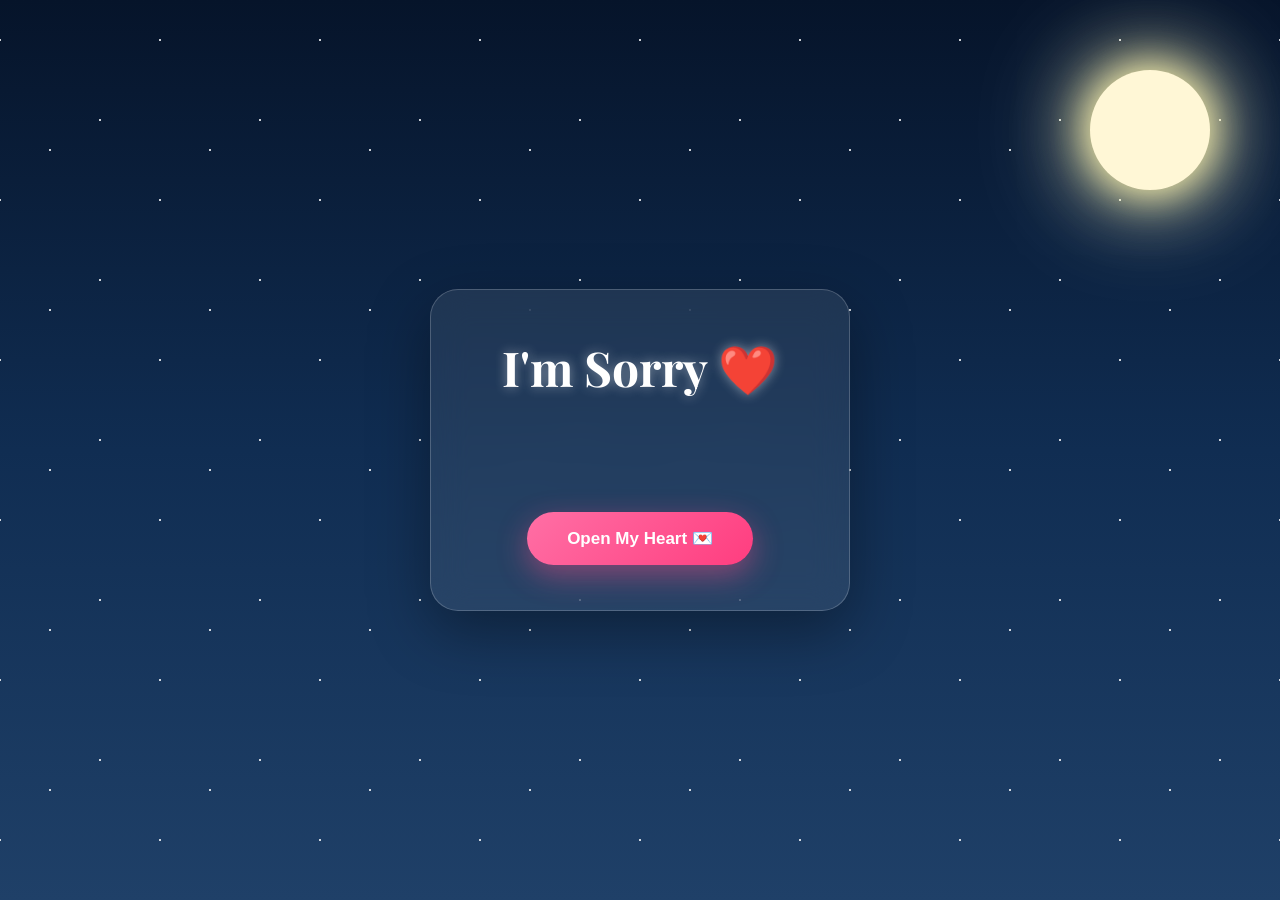
<file: index.html>
<!DOCTYPE html>
<html lang="en">

<head>
<meta charset="UTF-8">
<meta name="viewport" content="width=device-width, initial-scale=1.0">

<title>I'm Sorry ❤️</title>

<link rel="stylesheet" href="style.css">

<link rel="preconnect" href="https://fonts.googleapis.com">
<link href="https://fonts.googleapis.com/css2?family=Poppins:wght@300;400;600&family=Playfair+Display:wght@700&display=swap" rel="stylesheet">
</head>

<body>

<div id="intro">

<div class="stars"></div>

<div class="moon"></div>

<div class="intro-content">

<h1>I'm Sorry ❤️</h1>

<p id="typing"></p>

<button id="beginBtn">
Open My Heart 💌
</button>

</div>

</div>

<script src="script.js"></script>

</body>

</html>
</file>
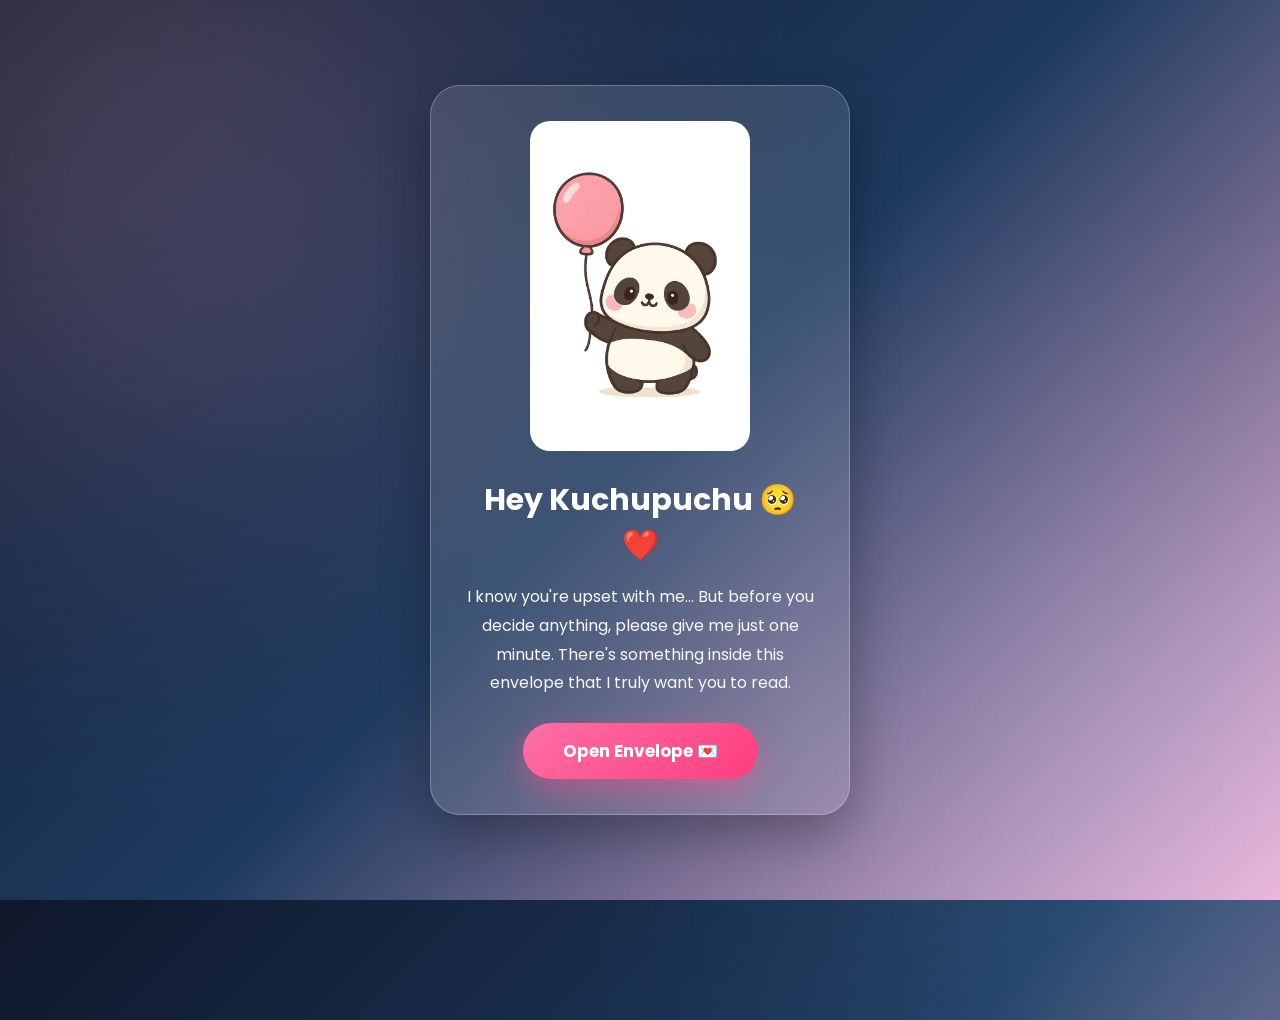
<file: envelope.html>
<!DOCTYPE html>
<html lang="en">
<head>
<meta charset="UTF-8">
<meta name="viewport" content="width=device-width, initial-scale=1.0">
<title>Panda ❤️</title>

<link rel="stylesheet" href="envelope.css">

<link href="https://fonts.googleapis.com/css2?family=Poppins:wght@300;500;700&display=swap" rel="stylesheet">

</head>

<body>

<div class="container">

<div class="card">

<img src="panda.jpg" class="panda">

<h1>Hey Kuchupuchu 🥺❤️</h1>

<p>

I know you're upset with me...

But before you decide anything,

please give me just one minute.

There's something inside this envelope

that I truly want you to read.

</p>

<button onclick="openEnvelope()">

Open Envelope 💌

</button>

</div>

</div>

<script>

function openEnvelope(){

window.location.href="letter.html";

}

</script>

</body>

</html>
</file>
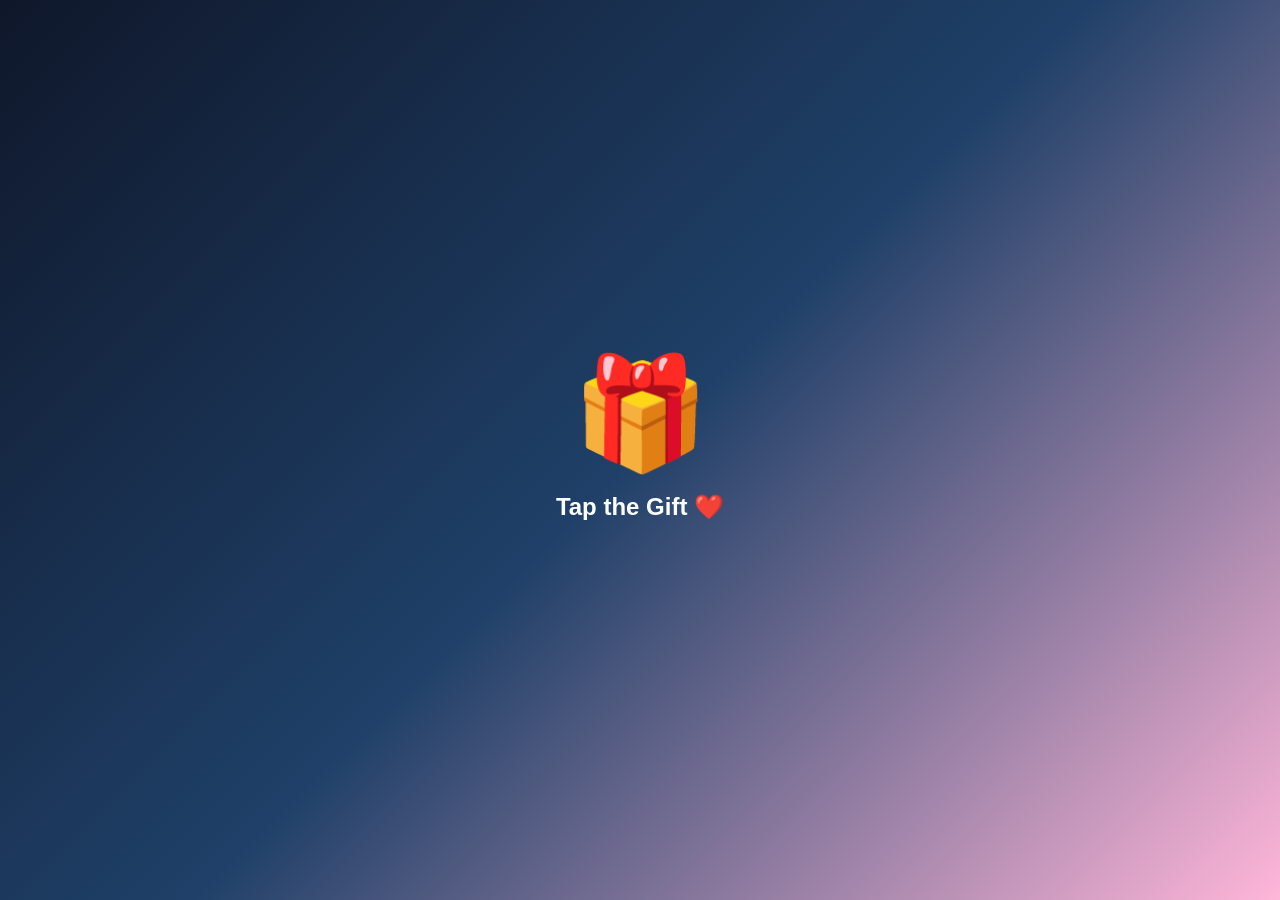
<file: gift.html>
<!DOCTYPE html>
<html lang="en">
<head>

<meta charset="UTF-8">
<meta name="viewport" content="width=device-width, initial-scale=1.0">

<title>For My Kuchupuchu ❤️</title>

<link rel="stylesheet" href="gift.css">

</head>

<body>

<div class="container">

<div class="gift" onclick="openGift()">

🎁

</div>

<h2>Tap the Gift ❤️</h2>

<p id="message"></p>

<button id="restart" onclick="restart()">

Replay 🔄

</button>

</div>

<script>

function openGift(){

document.querySelector(".gift").innerHTML="💖";

document.getElementById("message").innerHTML=

`Thank you for reading my letter ❤️<br><br>

Whether you forgive me today,

tomorrow,

or later...

I'll always respect your feelings.<br><br>

From Your Panda 🐼❤️`;

document.getElementById("restart").style.display="inline-block";

createConfetti();

}

function restart(){

location.href="index.html";

}

function createConfetti(){

for(let i=0;i<80;i++){

let c=document.createElement("div");

c.className="confetti";

c.style.left=Math.random()*100+"vw";

c.style.animationDuration=(2+Math.random()*3)+"s";

c.style.background=

["#ff4d6d","#ffd166","#ffffff","#ff9ec4","#7dd3fc"][Math.floor(Math.random()*5)];

document.body.appendChild(c);

setTimeout(()=>c.remove(),5000);

}

}

</script>

</body>

</html>
</file>
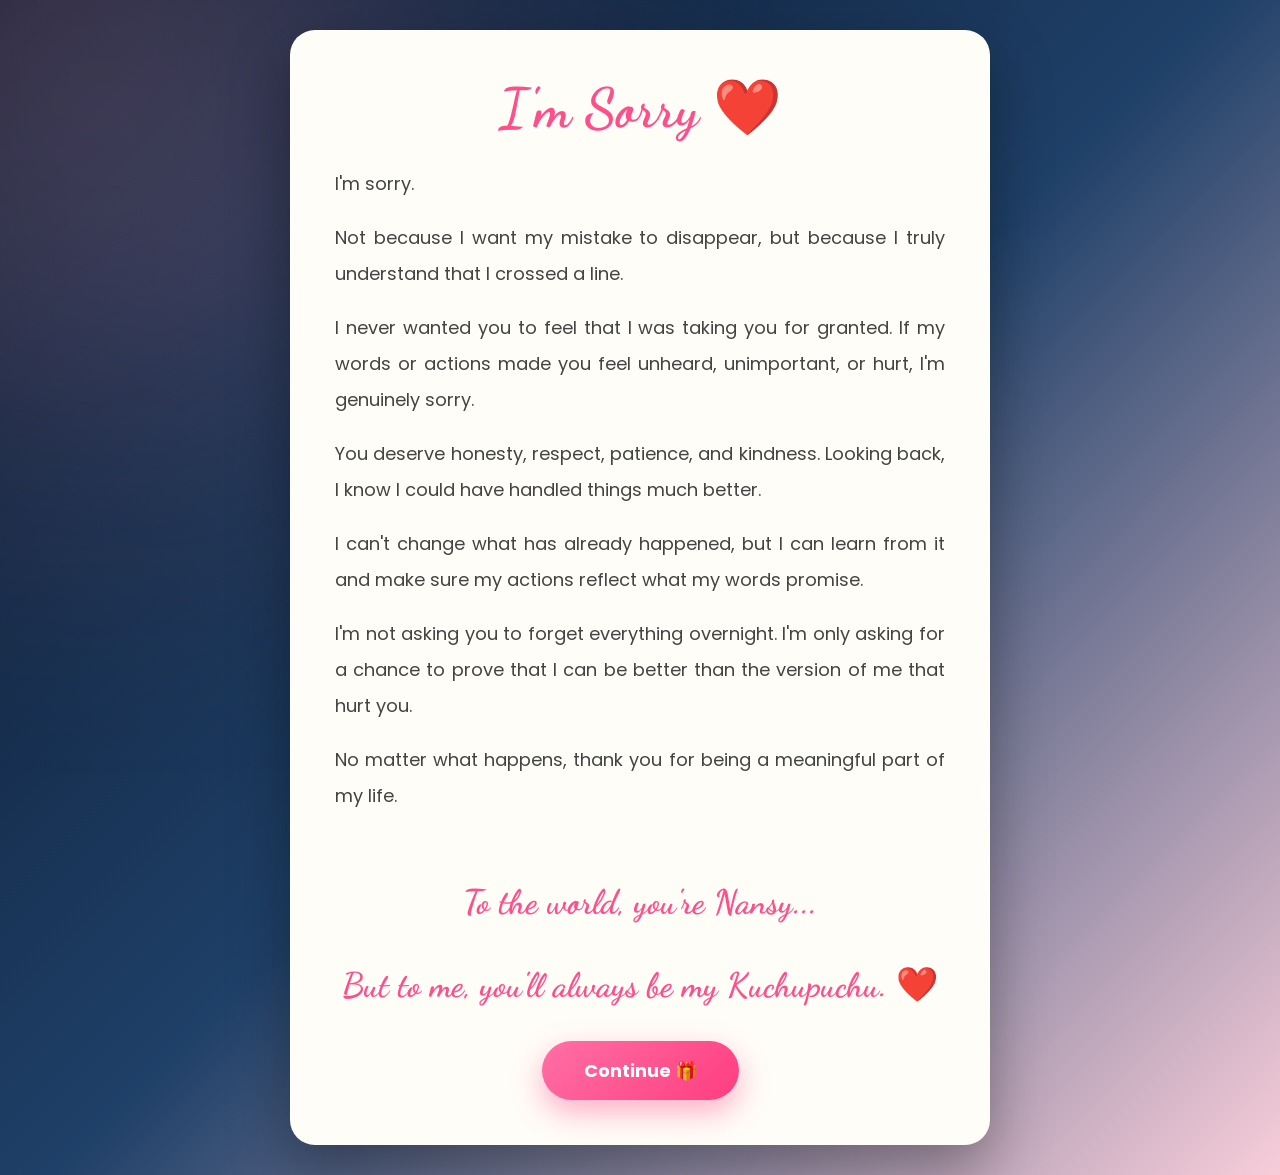
<file: letter.html>
<!DOCTYPE html>
<html lang="en">

<head>

<meta charset="UTF-8">
<meta name="viewport" content="width=device-width, initial-scale=1.0">

<title>I'm Sorry ❤️</title>

<link rel="stylesheet" href="letter.css">

<link href="https://fonts.googleapis.com/css2?family=Dancing+Script:wght@700&family=Poppins:wght@300;400;500&display=swap" rel="stylesheet">

</head>

<body>

<div class="paper">

<h1>I'm Sorry ❤️</h1>

<div class="letter">

<p>I'm sorry.</p>

<p>
Not because I want my mistake to disappear,
but because I truly understand that I crossed a line.
</p>

<p>
I never wanted you to feel that I was taking you for granted.
If my words or actions made you feel unheard,
unimportant, or hurt, I'm genuinely sorry.
</p>

<p>
You deserve honesty, respect, patience,
and kindness.
Looking back, I know I could have handled things much better.
</p>

<p>
I can't change what has already happened,
but I can learn from it and make sure
my actions reflect what my words promise.
</p>

<p>
I'm not asking you to forget everything overnight.
I'm only asking for a chance to prove
that I can be better than the version of me that hurt you.
</p>

<p>
No matter what happens,
thank you for being a meaningful part of my life.
</p>

<br>

<h2>

To the world, you're Nansy...

<br><br>

But to me,

you'll always be my

Kuchupuchu. ❤️

</h2>

</div>

<button onclick="giftPage()">

Continue 🎁

</button>

</div>

<script>

function giftPage(){

window.location.href="gift.html";

}

</script>

</body>

</html>
</file>
<file: style.css>
/* ==========================
   CINEMATIC I'M SORRY WEBSITE
   PART 1
========================== */

@import url('https://fonts.googleapis.com/css2?family=Poppins:wght@300;400;600&family=Playfair+Display:wght@700&display=swap');

*{
margin:0;
padding:0;
box-sizing:border-box;
}

body{
height:100vh;
overflow:hidden;
font-family:'Poppins',sans-serif;
background:
linear-gradient(180deg,#06142a,#102d52,#1f4068);
display:flex;
justify-content:center;
align-items:center;
color:white;
}

/* Intro Screen */

#intro{
position:relative;
width:100%;
height:100vh;
display:flex;
justify-content:center;
align-items:center;
overflow:hidden;
}

/* Stars */

.stars{
position:absolute;
width:100%;
height:100%;
background-image:
radial-gradient(white 1px, transparent 1px),
radial-gradient(white 1px, transparent 1px),
radial-gradient(white 1px, transparent 1px);
background-size:160px 160px;
background-position:
20px 40px,
80px 120px,
130px 70px;
animation:twinkle 4s infinite alternate;
opacity:.8;
}

@keyframes twinkle{

0%{
opacity:.4;
}

100%{
opacity:1;
}

}

/* Moon */

.moon{

position:absolute;

top:70px;

right:70px;

width:120px;

height:120px;

border-radius:50%;

background:#fff7d6;

box-shadow:
0 0 40px #fff6b0,
0 0 80px #fff5a5,
0 0 120px rgba(255,255,255,.6);

animation:floatMoon 5s ease-in-out infinite;

}

@keyframes floatMoon{

0%,100%{
transform:translateY(0px);
}

50%{
transform:translateY(-12px);
}

}

/* Glass Card */

.intro-content{

position:relative;

z-index:10;

padding:45px;

width:90%;

max-width:420px;

text-align:center;

border-radius:28px;

background:rgba(255,255,255,.08);

backdrop-filter:blur(18px);

border:1px solid rgba(255,255,255,.2);

box-shadow:
0 20px 60px rgba(0,0,0,.35);

}

/* Heading */

h1{

font-family:'Playfair Display',serif;

font-size:3rem;

color:white;

margin-bottom:18px;

text-shadow:
0 0 12px rgba(255,255,255,.45);

}

/* Typing */

#typing{

font-size:17px;

line-height:1.8;

color:#ececec;

min-height:60px;

margin-bottom:35px;

}

/* Button */

#beginBtn{

padding:16px 40px;

border:none;

border-radius:50px;

font-size:17px;

font-weight:600;

cursor:pointer;

background:
linear-gradient(135deg,#ff6fa5,#ff3d7f);

color:white;

transition:.35s;

box-shadow:
0 10px 30px rgba(255,80,140,.45);

}

#beginBtn:hover{

transform:translateY(-4px) scale(1.05);

box-shadow:
0 18px 40px rgba(255,80,140,.6);

}

#beginBtn:active{

transform:scale(.97);

}
</file>
<file: envelope.css>
*{
margin:0;
padding:0;
box-sizing:border-box;
font-family:'Poppins',sans-serif;
}

body{
height:100vh;
display:flex;
justify-content:center;
align-items:center;
background:linear-gradient(135deg,#0f172a,#1e3a5f,#f8b4d9);
overflow:hidden;
}

/* Background Glow */

body::before{
content:"";
position:absolute;
width:500px;
height:500px;
background:#ffb6d9;
filter:blur(180px);
opacity:.35;
top:-100px;
left:-100px;
}

body::after{
content:"";
position:absolute;
width:450px;
height:450px;
background:#87cefa;
filter:blur(170px);
opacity:.25;
bottom:-120px;
right:-120px;
}

/* Card */

.container{
position:relative;
z-index:2;
width:100%;
display:flex;
justify-content:center;
}

.card{

width:90%;
max-width:420px;

padding:35px;

border-radius:30px;

background:rgba(255,255,255,.12);

backdrop-filter:blur(18px);

border:1px solid rgba(255,255,255,.25);

text-align:center;

box-shadow:0 20px 50px rgba(0,0,0,.3);

animation:fade 1s;

}

/* Panda */

.panda{

width:220px;

border-radius:20px;

animation:float 3s ease-in-out infinite;

margin-bottom:20px;

}

@keyframes float{

0%,100%{
transform:translateY(0);
}

50%{
transform:translateY(-12px);
}

}

h1{

color:white;

font-size:30px;

margin-bottom:15px;

}

p{

color:#f8f8f8;

line-height:1.8;

font-size:16px;

margin-bottom:25px;

}

button{

padding:15px 40px;

border:none;

border-radius:50px;

font-size:17px;

font-weight:bold;

background:linear-gradient(135deg,#ff6fa5,#ff3d7f);

color:white;

cursor:pointer;

transition:.3s;

box-shadow:0 12px 30px rgba(255,80,140,.45);

}

button:hover{

transform:scale(1.05);

box-shadow:0 18px 40px rgba(255,80,140,.6);

}

@keyframes fade{

from{
opacity:0;
transform:translateY(40px);
}

to{
opacity:1;
transform:translateY(0);
}

}
</file>
<file: gift.css>
*{
margin:0;
padding:0;
box-sizing:border-box;
font-family:Poppins,sans-serif;
}

body{

height:100vh;

display:flex;

justify-content:center;

align-items:center;

background:linear-gradient(135deg,#0f172a,#1f4068,#ffb6d9);

overflow:hidden;

color:white;

}

.container{

text-align:center;

}

.gift{

font-size:110px;

cursor:pointer;

transition:.4s;

animation:bounce 2s infinite;

}

.gift:hover{

transform:scale(1.12);

}

@keyframes bounce{

50%{

transform:translateY(-18px);

}

}

h2{

margin-top:15px;

}

#message{

margin-top:30px;

font-size:20px;

line-height:1.9;

}

button{

margin-top:35px;

padding:15px 38px;

border:none;

border-radius:50px;

background:#ff4d88;

color:white;

font-size:17px;

display:none;

cursor:pointer;

}

.confetti{

position:fixed;

top:-20px;

width:12px;

height:18px;

animation:fall linear forwards;

}

@keyframes fall{

to{

transform:translateY(110vh) rotate(720deg);

}

}
</file>
<file: letter.css>
*{
margin:0;
padding:0;
box-sizing:border-box;
font-family:'Poppins',sans-serif;
}

body{
min-height:100vh;
display:flex;
justify-content:center;
align-items:center;
padding:30px;
background:linear-gradient(135deg,#091428,#1f4068,#f8cdda);
overflow:auto;
}

/* Background Glow */

body::before{
content:"";
position:fixed;
width:500px;
height:500px;
background:#ffb6d9;
filter:blur(180px);
top:-150px;
left:-150px;
opacity:.35;
z-index:-1;
}

.paper{

width:95%;
max-width:700px;

background:#fffdf8;

padding:45px;

border-radius:25px;

box-shadow:0 25px 60px rgba(0,0,0,.35);

animation:fade 1s;

}

h1{

font-family:'Dancing Script',cursive;

font-size:55px;

text-align:center;

color:#ff4f8b;

margin-bottom:25px;

}

.letter p{

font-size:18px;

line-height:2;

color:#444;

margin-bottom:18px;

text-align:justify;

}

h2{

font-family:'Dancing Script',cursive;

text-align:center;

font-size:34px;

color:#ff4f8b;

margin-top:25px;

}

button{

display:block;

margin:35px auto 0;

padding:16px 42px;

border:none;

border-radius:50px;

background:linear-gradient(135deg,#ff6fa5,#ff3d7f);

color:white;

font-size:18px;

font-weight:bold;

cursor:pointer;

transition:.3s;

box-shadow:0 12px 30px rgba(255,80,140,.45);

}

button:hover{

transform:scale(1.05);

}

@keyframes fade{

from{

opacity:0;

transform:translateY(30px);

}

to{

opacity:1;

transform:translateY(0);

}

}
</file>
